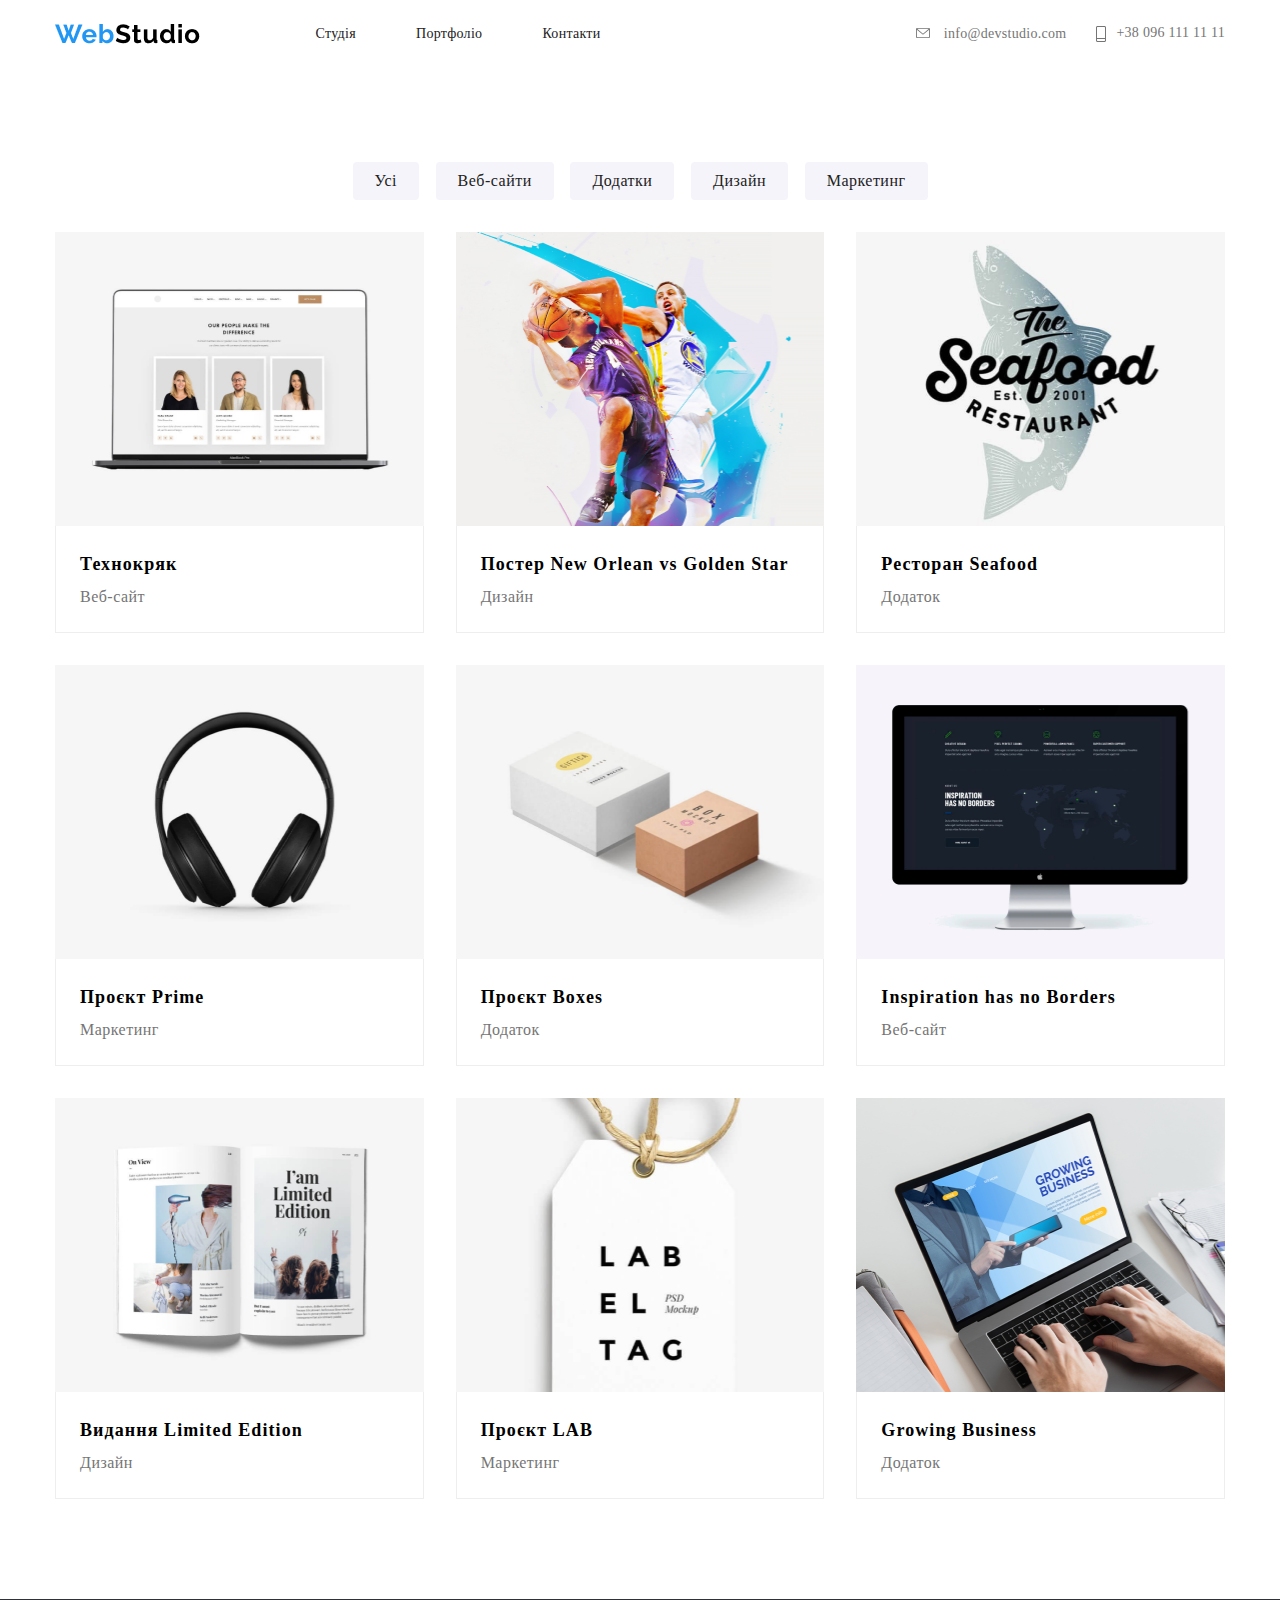
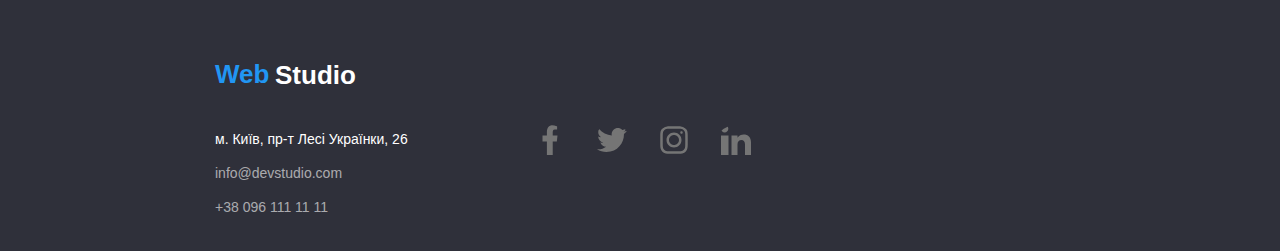
<file: portfolio.html>
<!DOCTYPE html>
<html lang="en">
<head>
    <meta charset="UTF-8">
    <meta name="viewport" content="width=device-width, initial-scale=1.0">
    <title>Portfolio</title>
    <link rel="stylesheet" href="style.css">
    <link rel="stylesheet" href="https://cdnjs.cloudflare.com/ajax/libs/modern-normalize/2.0.0/modern-normalize.min.css">
</head>
<body>
    <header>
        <section class="header__container">
            <img class="header__logo" src="./css/WebStudio.png" alt="logo">
            <div class="header__container--links">
                <a class="header__links" onclick="location.href='index.html'" href="#">Студія</a>
                <a class="header__links" onclick="location.href='portfolio.html'" href="#">Портфоліо</a>
                <a class="header__links" href="#">Контакти</a>
            </div>
            <div class="header__container--social">
                <div class="header__container--social--content">
                    <a class="header__social--gmail" href="#">
                        <svg class="header__social--svg" width="14" height="10" viewBox="0 0 14 10" fill="none" xmlns="http://www.w3.org/2000/svg">
                            <path d="M12.6875 0H1.31251C0.588747 0 0 0.560711 0 1.25001V8.74999C0 9.43929 0.588747 10 1.31251 10H12.6875C13.4113 10 14 9.43929 14 8.74999V1.25001C14 0.560711 13.4113 0 12.6875 0ZM12.6875 0.833329C12.7469 0.833329 12.8035 0.845074 12.8552 0.865586L7 5.69865L1.14479 0.865586C1.19649 0.845102 1.25304 0.833329 1.31248 0.833329H12.6875ZM12.6875 9.16664H1.31251C1.07112 9.16664 0.874996 8.97989 0.874996 8.74997V1.74601L6.71331 6.56493C6.79578 6.63287 6.89789 6.66666 7 6.66666C7.10211 6.66666 7.20422 6.6329 7.28669 6.56493L13.125 1.74601V8.74999C13.125 8.97989 12.9289 9.16664 12.6875 9.16664Z" fill="#757575"/>
                        </svg>
                        info@devstudio.com
                    </a>
                </div>
                <div class="header__container--social--content">
                    <a class="header__social--phone" href="#">
                        <svg class="header__social--svg" width="10" height="16" viewBox="0 0 10 16" fill="none" xmlns="http://www.w3.org/2000/svg">
                            <path d="M8.5 0H1.5C0.672848 0 0 0.672848 0 1.5V14.5C0 15.3272 0.672848 16 1.5 16H8.5C9.32715 16 10 15.3272 10 14.5V1.5C10 0.672848 9.32715 0 8.5 0ZM1.5 1H8.5C8.77588 1 9 1.22412 9 1.5V12H1V1.5C1 1.22412 1.22412 1 1.5 1ZM8.5 15H1.5C1.22412 15 1 14.7759 1 14.5V13H9V14.5C9 14.7759 8.77588 15 8.5 15Z" fill="#757575"/>
                        </svg>
                        +38 096 111 11 11
                    </a>
                </div>
            </div>
        </section>
    </header>

    <main>
        <section class="portfolio">
                <a class="portfolio__link" href="#">Усі</a>
                <a class="portfolio__link" href="#">Веб-сайти</a>
                <a class="portfolio__link" href="#">Додатки</a>
                <a class="portfolio__link" href="#">Дизайн</a>
                <a class="portfolio__link" href="#">Маркетинг</a>
        </section>
        <section class="cards">
            <div class="cards__container">
                <div class="cards__img--1">
                    <div class="cards__overlay">
                        <p class="cards__overlay--text">
                            Ресурс пропонує комплексні пропозиції з різним рівнем функціоналу та сервісів. 
                            Все це дозволить відвідувачу отримати вичерпні відомості про компанію чи приватну особу.
                        </p>
                    </div>
                </div>
                <div class="cards__text--container">
                    <h4 class="cards__title">Технокряк</h4>
                    <span class="cards__text">Веб-сайт</span>
                </div>
            </div>
            <div class="cards__container">
                <div class="cards__img--2">
                    <div class="cards__overlay">
                        <p class="cards__overlay--text">
                            Ресурс пропонує комплексні пропозиції з різним рівнем функціоналу та сервісів. 
                            Все це дозволить відвідувачу отримати вичерпні відомості про компанію чи приватну особу.
                        </p>
                    </div>
                </div>
                <div class="cards__text--container">
                    <h4 class="cards__title">Постер New Orlean vs Golden Star</h4>
                    <span class="cards__text">Дизайн</span>
                </div>
            </div>
            <div class="cards__container">
                <div class="cards__img--3">
                    <div class="cards__overlay">
                        <p class="cards__overlay--text">
                            Ресурс пропонує комплексні пропозиції з різним рівнем функціоналу та сервісів. 
                            Все це дозволить відвідувачу отримати вичерпні відомості про компанію чи приватну особу.
                        </p>
                    </div>
                </div>
                <div class="cards__text--container">
                    <h4 class="cards__title">Ресторан Seafood</h4>
                    <span class="cards__text">Додаток</span>
                </div>
            </div>
            <div class="cards__container">
                <div class="cards__img--4">
                    <div class="cards__overlay">
                        <p class="cards__overlay--text">
                            Ресурс пропонує комплексні пропозиції з різним рівнем функціоналу та сервісів. 
                            Все це дозволить відвідувачу отримати вичерпні відомості про компанію чи приватну особу.
                        </p>
                    </div>
                </div>
                <div class="cards__text--container">
                    <h4 class="cards__title">Проєкт Prime</h4>
                    <span class="cards__text">Маркетинг</span>
                </div>
            </div>
            <div class="cards__container">
                <div class="cards__img--5">
                    <div class="cards__overlay">
                        <p class="cards__overlay--text">
                            Ресурс пропонує комплексні пропозиції з різним рівнем функціоналу та сервісів. 
                            Все це дозволить відвідувачу отримати вичерпні відомості про компанію чи приватну особу.
                        </p>
                    </div>
                </div>                <div class="cards__text--container">
                    <h4 class="cards__title">Проєкт Boxes</h4>
                    <span class="cards__text">Додаток</span>
                </div>
            </div>
            <div class="cards__container">
                <div class="cards__img--6">
                    <div class="cards__overlay">
                        <p class="cards__overlay--text">
                            Ресурс пропонує комплексні пропозиції з різним рівнем функціоналу та сервісів. 
                            Все це дозволить відвідувачу отримати вичерпні відомості про компанію чи приватну особу.
                        </p>
                    </div>
                </div>                <div class="cards__text--container">
                    <h4 class="cards__title">Inspiration has no Borders</h4>
                    <span class="cards__text">Веб-сайт</span>
                </div>
            </div>
            <div class="cards__container">
                <div class="cards__img--7">
                    <div class="cards__overlay">
                        <p class="cards__overlay--text">
                            Ресурс пропонує комплексні пропозиції з різним рівнем функціоналу та сервісів. 
                            Все це дозволить відвідувачу отримати вичерпні відомості про компанію чи приватну особу.
                        </p>
                    </div>
                </div>                <div class="cards__text--container">
                    <h4 class="cards__title">Видання Limited Edition</h4>
                    <span class="cards__text">Дизайн</span>
                </div>
            </div>
            <div class="cards__container">
                <div class="cards__img--8">
                    <div class="cards__overlay">
                        <p class="cards__overlay--text">
                            Ресурс пропонує комплексні пропозиції з різним рівнем функціоналу та сервісів. 
                            Все це дозволить відвідувачу отримати вичерпні відомості про компанію чи приватну особу.
                        </p>
                    </div>
                </div>                <div class="cards__text--container">
                    <h4 class="cards__title">Проєкт LAB</h4>
                    <span class="cards__text">Маркетинг</span>
                </div>
            </div>
            <div class="cards__container">
                <div class="cards__img--9">
                    <div class="cards__overlay">
                        <p class="cards__overlay--text">
                            Ресурс пропонує комплексні пропозиції з різним рівнем функціоналу та сервісів. 
                            Все це дозволить відвідувачу отримати вичерпні відомості про компанію чи приватну особу.
                        </p>
                    </div>
                </div>                <div class="cards__text--container">
                    <h4 class="cards__title">Growing Business</h4>
                    <span class="cards__text">Додаток</span>
                </div>
            </div>
        </section>
    </main>
    <footer class="footer">
        <div class="footer-logo"><div class="blue">Web</div><div class="white">Studio</div></div>
        <br>
        <div class="footer-adress">м. Київ, пр-т Лесі Українки, 26</div>
        <div class="footer-email">info@devstudio.com</div>
        <div class="footer-tel">+38 096 111 11 11</div>
        <br>
        <div class="footer-social">
            <svg class="link">
                <use height="30" class="linksvg" href="./symbol-defs.svg#icon-facebook"></use>
            </svg>
            <svg class="link">
                <use height="30" class="linksvg" href="./symbol-defs.svg#icon-twitter"></use>
            </svg>
            <svg class="link">
                <use height="30" class="linksvg" href="./symbol-defs.svg#icon-instagram"></use>
            </svg>
            <svg class="link">
                <use height="30" class="linksvg" href="./symbol-defs.svg#icon-linkedin"></use>
            </svg>
        </div>
        <br>
    </footer>
</body>
</html>
</file>
<file: style.css>
@media (max-width: 1100px) {
  .header__container--links {
    margin-right: 0 !important;
  }
  .header__container--social {
    flex-direction: column;
  }
  .header__container--social .header__container--social--content .header__social--gmail {
    margin-right: 0 !important;
  }
}
* {
  border: none;
  list-style-type: none;
  text-decoration: none;
  padding: 0;
  margin: 0;
  scroll-behavior: smooth;
}

header {
  padding: 0 20px;
}
header .header__container {
  width: 100%;
  max-width: 1170px;
  margin: 0 auto;
  display: flex;
  flex-direction: row;
  align-items: center;
  justify-content: space-between;
}
header .header__container .header__logo {
  padding: 24px 0;
}
header .header__container .header__container--links {
  width: 100%;
  max-width: 285px;
  display: flex;
  justify-content: space-between;
  align-items: center;
  margin-right: 200px;
}
header .header__container .header__container--links .header__links {
  font-family: Roboto;
  font-size: 14px;
  font-weight: 500;
  line-height: 16.41px;
  letter-spacing: 0.02em;
  text-align: left;
  color: #212121;
  padding: 24px 0 20px 0;
  border-bottom: 4px solid transparent;
  transition: color 0.3s ease, border-color 0.3s ease;
}
header .header__container .header__container--links .header__links:hover {
  color: #2196F3;
  border-bottom-color: #2196F3;
  border-radius: 2px;
}
header .header__container .header__container--social {
  display: flex;
}
header .header__container .header__container--social .header__container--social--content .header__social--gmail {
  font-family: Roboto;
  font-size: 14px;
  font-weight: 500;
  line-height: 16.41px;
  letter-spacing: 0.02em;
  text-align: left;
  color: #757575;
  margin-right: 30px;
}
header .header__container .header__container--social .header__container--social--content .header__social--gmail:hover path {
  color: #2196F3;
  fill: #2196F3;
}
header .header__container .header__container--social .header__container--social--content .header__social--gmail:hover {
  color: #2196F3;
}
header .header__container .header__container--social .header__container--social--content .header__social--gmail .header__social--svg {
  margin-right: 10px;
}
header .header__container .header__container--social .header__container--social--content .header__social--phone {
  font-family: Roboto;
  font-size: 14px;
  font-weight: 500;
  line-height: 16.41px;
  letter-spacing: 0.02em;
  text-align: left;
  color: #757575;
  display: flex;
  align-items: center;
}
header .header__container .header__container--social .header__container--social--content .header__social--phone:hover path {
  color: #2196F3;
  fill: #2196F3;
}
header .header__container .header__container--social .header__container--social--content .header__social--phone:hover {
  color: #2196F3;
}
header .header__container .header__container--social .header__container--social--content .header__social--phone .header__social--svg {
  margin-right: 10px;
}

main .aboutUS {
  width: 100%;
  max-width: 1170px;
  margin: 0 auto;
  display: grid;
  grid-template-columns: 1fr 1fr 1fr 1fr;
  grid-template-rows: 1fr;
}
main .aboutUS .aboutUS__container {
  width: 100%;
  max-width: 270px;
  margin: 0 auto;
}
main .aboutUS .aboutUS__container .aboutUS__svg {
  background-color: #F5F4FA;
  display: flex;
  justify-content: center;
}
main .aboutUS .aboutUS__container .aboutUS__svg .svg {
  padding: 25px 0;
}
main .aboutUS .aboutUS__container .aboutUS__title {
  font-family: Roboto;
  font-size: 14px;
  font-weight: 700;
  line-height: 16.41px;
  letter-spacing: 0.03em;
  text-align: left;
  color: #212121;
  margin-top: 30px;
  margin-bottom: 10px;
}
main .aboutUS .aboutUS__container .aboutUS__text {
  font-family: Roboto;
  font-size: 14px;
  font-weight: 400;
  line-height: 24px;
  letter-spacing: 0.03em;
  text-align: left;
  color: #757575;
}

.banner {
  background: url("./css/banner.png") no-repeat center center;
  position: relative;
  background-size: cover;
  display: flex;
  align-items: center;
  justify-content: center;
  text-align: center;
}
.banner .banner__blackout {
  position: absolute;
  top: 0;
  left: 0;
  width: 100%;
  height: 100%;
  background: rgba(47, 48, 58, 0.4);
  z-index: 1;
}
.banner .banner__container {
  position: relative;
  z-index: 2;
}
.banner .banner__container .banner__title {
  font-family: Roboto;
  font-size: 44px;
  font-weight: 900;
  line-height: 60px;
  letter-spacing: 0.06em;
  text-align: center;
  color: #fff;
  width: 696px;
  margin-top: 200px;
}
.banner .banner__container .banner__button {
  font-family: Roboto;
  font-size: 16px;
  font-weight: 700;
  line-height: 30px;
  letter-spacing: 0.06em;
  text-align: center;
  color: #fff;
  background-color: #2196F3;
  border: none;
  cursor: pointer;
  padding: 10px 32px;
  border-radius: 4px;
  transition: background-color 0.3s;
  margin: 30px 0 200px 0;
}
.banner .banner__container .banner__button:hover {
  background-color: #125083;
}

.blue {
  color: #2196F3;
}

.main {
  display: flex;
  justify-content: center;
  align-items: center;
  background-image: url(./8.png);
  width: 1536px;
  height: 600px;
  top: 80px;
}

.title {
  color: #FFFFFF;
  font-size: 44px;
  font-weight: 900px;
  line-height: 60px;
  font-family: "Roboto", sans-serif;
  text-align: center;
}

.button {
  transition-property: background-color;
  transition-duration: 250ms;
  transition-timing-function: cubic-bezier(0.4, 0, 0.2, 1);
  transition-delay: 0;
  color: #FFFFFF;
  background-color: #2196F3;
  font-size: 16px;
  font-weight: 700;
  line-height: 45px;
  font-family: "Roboto", sans-serif;
  text-align: center;
  border-radius: 5px;
  justify-content: center;
  display: flex;
  width: 200px;
  height: 50px;
  margin-left: 330px;
}
.button:hover {
  background-color: rgb(29, 127, 208);
  transition-property: background-color;
  transition-duration: 250ms;
  transition-timing-function: cubic-bezier(0.4, 0, 0.2, 1);
  transition-delay: 0;
  cursor: pointer;
}

.box {
  display: flex;
  justify-content: space-between;
  align-items: center;
  background-color: aliceblue;
}

.title1 {
  color: #212121;
  font-size: 12px;
  font-weight: 700;
  line-height: 24px;
  margin-left: 30px;
  font-family: "Roboto", sans-serif;
}

.title2 {
  color: #757575;
  font-size: 14px;
  font-weight: 700;
  line-height: 24px;
  font-family: "Roboto", sans-serif;
  text-align: center;
}

.title3 {
  margin-top: 50px;
  color: #212121;
  font-size: 36px;
  font-weight: 700;
  line-height: 42px;
  font-family: "Roboto", sans-serif;
  text-align: center;
}

.title4 {
  margin-bottom: 80px ;
  color: #212121;
  font-size: 36px;
  font-weight: 700;
  line-height: 42px;
  font-family: "Roboto", sans-serif;
  text-align: center;
}

.imgs {
  display: flex;
  align-items: center;
  margin-left: 150px;
}

.img2 {
  height: 260px;
  width: 270px;
  margin-right: 30px;
}

.name {
  background-color: #FFFFFF;
  width: 270px;
  height: 428px;
  margin-right: 30px;
  box-shadow: 0px 1px 3px rgba(0, 0, 0, 0.12), 0px 1px 1px rgba(0, 0, 0, 0.14), 0px 2px 1px rgba(0, 0, 0, 0.2);
  border-radius: 5px;
}

.name1 {
  color: #212121;
  margin-top: 20px;
  font-size: 16px;
  font-weight: 500;
  line-height: 19px;
  font-family: "Roboto", sans-serif;
  text-align: center;
}

.name2 {
  color: #757575;
  margin-top: 10px ;
  font-size: 16px;
  font-weight: 400;
  line-height: 19px;
  font-family: "Roboto", sans-serif;
  text-align: center;
}

.imgdef {
  margin-right: 30px;
  border-radius: 5px;
  width: 270px;
  height: 120px;
}

.link {

  margin-top: 20px;
  transition-delay: 0;
  height: 44px;
  width: 44px;
  margin-left: 18px;
  border-radius: 50%;
  border-width: initial;
}
.link:hover {
  transition-property: color;
  transition-duration: 250ms;
  transition-timing-function: cubic-bezier(0.4, 0, 0.2, 1);
  transition-delay: 0;
  background-color: #2196F3;
  cursor: pointer;
}


button {
  transition-property: color;
  transition-duration: 250ms;
  transition-timing-function: cubic-bezier(0.4, 0, 0.2, 1);
  transition-delay: 0;
  border: none;
}

.clients {
  display: flex;
  align-items: center;
  width: 1490px; 
   color: gray;
}

.clientbox {
  display: flex;
  justify-content: space-evenly;
  align-items: center;
  border: 1px solid rgba(134, 134, 134, 0.349);

  margin-top: 20px;
  border-radius: 5px;
  margin-left: 70px;
  width: 170px;
  height: 92px;
  border-radius: 5px;
}

.linksvg {
  margin: 0 auto;
  fill: #757575;
  display: flex;

  
}

.clientsvg {
  display: flex;
  justify-content: center;
  align-items: center;
  width: 170px;
  height: 90px;
  fill: #757575;
  transition-property: fill;
  transition-duration: 250ms;
  transition-timing-function: cubic-bezier(0.4, 0, 0.2, 1);
  transition-delay: 0;
  transition: fill 0.3s cubic-bezier(0.4, 0, 0.2, 1);
}
.clientsvg:hover {
  transition-property: fill;
  transition-duration: 250ms;
  transition-timing-function: cubic-bezier(0.4, 0, 0.2, 1);
  transition-delay: 0;
  fill: #2196F3;
  cursor: pointer;
  border-radius: 5px;
}

.footer {
  background-color: #2F303A;
  height: 252px;
  width: 1490px;
  margin-top: 100px;
  margin-left: 0px;
  margin-right: 0px;
}

.footer-logo {
  color: #FFFFFF;
  font-size: 26px;
  font-weight: 700;
  line-height: 31px;
  font-family: "Raleway", sans-serif;
  text-align: left;
  margin-left: 215px;
  padding-top: 60px;
  padding-bottom: 20px;
}

.white {
  margin-left: 60px;
  margin-top: -30px;
}

.footer-adress {
  color: #FFFFFF;
  font-size: 14px;
  font-weight: 400;
  line-height: 24px;
  font-family: "Roboto", sans-serif;
  text-align: left;
  margin-left: 215px;
}

.footer-email {
  color: rgba(255, 255, 255, 0.6);
  font-size: 14px;
  font-weight: 400;
  line-height: 24px;
  font-family: "Roboto", sans-serif;
  text-align: left;
  margin-left: 215px;
  margin-top: 10px;
}

.footer-tel {
  color: rgba(255, 255, 255, 0.6);
  font-size: 14px;
  font-weight: 400;
  line-height: 24px;
  font-family: "Roboto", sans-serif;
  text-align: left;
  margin-left: 215px;
  margin-top: 10px;
}

.footer-social {
  display: flex;
  align-items: center;
  margin-left: 510px;
  margin-top: -130px;
  margin-bottom: 60px;
}

.back-drop {
  position: fixed;
  top: 0;
  left: 0;
  width: 100%;
  height: 100%;
  background-color: rgba(54, 54, 54, 0.5);
  opacity: 1;
  transition: opacity 500ms ease-in-out;
}

.modal {
  position: absolute;
  top: 50%;
  left: 50%;
  background-color: #FFFFFF;
  min-height: 100px;
  min-width: 150px;
  padding: 10px;
  transform: translate(-50%, -50%);
  box-shadow: 0 8px 16px 0 rgba(0, 0, 0, 0.2);
  border-radius: 5px;
}

.welcome {
  font-family: "Oswald", sans-serif;
  text-align: center;
  font-size: 20px;
  width: 700px;
  color: #212121;
  margin-bottom: 10px;
  margin-top: -20px;
}

.buttonn {
  font-family: "Oswald", sans-serif;
  text-align: right;
  font-size: 20px;
  color: #212121;
  margin-bottom: 10px;
  cursor: pointer;
}

.is-hidden {
  opacity: 0;
  pointer-events: none;
}

.inputt {
  font-family: "Oswald", sans-serif;
  font-size: 15px;
  color: #212121;
  margin-bottom: 10px;
  margin-left: 38px;
}

.input {
  font-family: "Oswald", sans-serif;
  font-size: 15px;
  color: rgba(33, 33, 33, 0.2);
  margin-bottom: 10px;
  border: 1px solid rgba(33, 33, 33, 0.2);
  border-radius: 5px;
  padding: 10px;
  margin-left: 38px;
}

.checkbox {
  font-family: "Oswald", sans-serif;
  font-size: 15px;
  color: #212121;
  margin-bottom: 10px;
  cursor: pointer;
}

.send {
  font-family: "Oswald", sans-serif;
  text-align: center;
  font-size: 20px;
  color: #FFFFFF;
  margin-bottom: 10px;
  background-color: #2196F3;
  border: 1px solid #2196F3;
  border-radius: 5px;
  padding: 10px;
  cursor: pointer;
  box-shadow: 0 8px 16px 0 rgba(0, 0, 0, 0.2);
  height: 50px;
  width: 200px;
  margin-left: 228px;
}

.close {
  font-family: "Oswald", sans-serif;
  text-align: center;
  border: 1px solid rgba(0, 0, 0, 0.1019607843);
  border-radius: 5px;
  background-color: #FFFFFF;
}

.imgtext {
  font-family: "Oswald", sans-serif;
  text-align: center;
  font-size: 15px;
  color: #FFFFFF;
  margin-bottom: 10px;
  margin-top: -70px;
  background-image: url(/css/bg.png);
  height: 70px;
  width: 370px;
  display: flex;
  justify-content: center;
  align-items: center;
  position: relative;
  z-index: 1;
}

.img {
  margin-right: 30px;
  position: relative;
  z-index: 0;
}

.filter {
  display: flex;
  justify-content: center;
}

.footer__container--therd{
margin-left: 190px;
}
.footer__container--therd--title{
  color: #FFFFFF;
  font-family: "Oswald", sans-serif;
}

.footer__container--therd--button {
  width: 100px;
  height: 30px;
  background-color: #2196F3;
  border-radius: 4px;
}

*{
  margin: 0;
  padding: 0;
  border: 0;
  font-size: 100%;
  font: inherit;
  vertical-align: baseline;
}

article, aside, details, figcaption, figure,
footer, header, hgroup, menu, nav, section {
  display: block;
}

body {
  line-height: 1;
}

ol, ul {
  list-style: none;
}

blockquote, q {
  quotes: none;
}

blockquote:before, blockquote:after,
q:before, q:after {
  content: "";
  content: none;
}

table {
  border-collapse: collapse;
  border-spacing: 0;
}

@media (max-width: 1200px) {
  .cards {
    grid-template-columns: 1fr 1fr !important;
    grid-template-rows: 1fr 1fr 1fr 1fr 1fr !important;
  }
  .cards .cards__container {
    max-width: 354px !important;
  }
}
@media (max-width: 725px) {
  .cards {
    grid-template-columns: 1fr !important;
    grid-template-rows: 1fr 1fr 1fr 1fr 1fr 1fr 1fr 1fr 1fr !important;
  }
  .cards .cards__container {
    max-width: 450px !important;
  }
  .cards .cards__container .cards__img--1 {
    background-image: url(./img-page2/adapive-img/portfolio-adaptive-1.png) !important;
  }
  .cards .cards__container .cards__img--2 {
    background-image: url(./img-page2/adapive-img/portfolio-adaptive-2.png) !important;
  }
  .cards .cards__container .cards__img--3 {
    background-image: url(./img-page2/adapive-img/portfolio-adaptive-3.png) !important;
  }
  .cards .cards__container .cards__img--4 {
    background-image: url(./img-page2/adapive-img/portfolio-adaptive-4.png) !important;
  }
  .cards .cards__container .cards__img--5 {
    background-image: url(./img-page2/adapive-img/portfolio-adaptive-5.png) !important;
  }
  .cards .cards__container .cards__img--6 {
    background-image: url(./img-page2/adapive-img/portfolio-adaptive-6.png) !important;
  }
  .cards .cards__container .cards__img--7 {
    background-image: url(./img-page2/adapive-img/portfolio-adaptive-7.png) !important;
  }
  .cards .cards__container .cards__img--8 {
    background-image: url(./img-page2/adapive-img/portfolio-adaptive-8.png) !important;
  }
  .cards .cards__container .cards__img--9 {
    background-image: url(./img-page2/adapive-img/portfolio-adaptive-9.png) !important;
  }
}
@media (max-width: 580px) {
  .portfolio {
    max-width: 326px !important;
    flex-wrap: wrap;
    justify-content: flex-start !important;
    padding-left: 15px;
    gap: 15px;
    margin: 0 !important;
    padding-top: 60px;
  }
}
.portfolio {
  width: 100%;
  max-width: 575px;
  margin: 0 auto;
  display: flex;
  justify-content: space-between;
  margin-top: 94px;
}
.portfolio .portfolio__link {
  font-family: Roboto;
  font-size: 16px;
  font-weight: 500;
  line-height: 26px;
  letter-spacing: 0.03em;
  text-align: center;
  color: #212121;
  background-color: #F5F4FA;
  padding: 6px 22px;
  border-radius: 4px;
  text-decoration: none;
  transition: background-color 0.3s;
}
.portfolio .portfolio__link:hover {
  background-color: #2196F3;
  color: #fff;
}

.cards {
  width: 100%;
  max-width: 1170px;
  margin: 0 auto;
  display: grid;
  grid-template-columns: 1fr 1fr 1fr;
  grid-template-rows: 1fr 1fr 1fr;
  margin-top: 32px;
  margin-bottom: 94px;
  gap: 32px;
}
@keyframes showUp {
  0% {
    transform: translateY(100);
  }
  100% {
    transform: translateY(0);
  }
}
.cards .cards__container {
  width: 100%;
  max-width: 370px;
  margin: 0 auto;
}
.cards .cards__container:hover .cards__overlay {
  animation: showUp 1500ms ease-in-out forwards;
}
.cards .cards__container .cards__img--1 {
  position: relative;
  background-image: url(./img-page2/portfolio-1.png);
  background-repeat: no-repeat;
  height: 294px;
  overflow: hidden;
}
.cards .cards__container .cards__img--1 .cards__overlay {
  position: absolute;
  top: 0;
  left: 0;
  width: 100%;
  height: 100%;
  transform: translateY(100%);
  transition: transform 1500ms ease-in-out;
  background-color: rgba(33, 150, 243, 0.8980392157);
}
.cards .cards__container .cards__img--1 .cards__overlay .cards__overlay--text {
  font-family: Roboto;
  font-size: 18px;
  font-weight: 400;
  line-height: 28px;
  letter-spacing: 0.03em;
  text-align: left;
  color: #ffffff;
  width: 322px;
  padding: 63px 24px;
}
.cards .cards__container .cards__img--2 {
  position: relative;
  background-image: url(./img-page2/portfolio-2.png);
  background-repeat: no-repeat;
  height: 294px;
  overflow: hidden;
}
.cards .cards__container .cards__img--2 .cards__overlay {
  position: absolute;
  top: 0;
  left: 0;
  width: 100%;
  height: 100%;
  transform: translateY(100%);
  transition: transform 1500ms ease-in-out;
  background-color: rgba(33, 150, 243, 0.8980392157);
}
.cards .cards__container .cards__img--2 .cards__overlay .cards__overlay--text {
  font-family: Roboto;
  font-size: 18px;
  font-weight: 400;
  line-height: 28px;
  letter-spacing: 0.03em;
  text-align: left;
  color: #ffffff;
  width: 322px;
  padding: 63px 24px;
}
.cards .cards__container .cards__img--3 {
  position: relative;
  background-image: url(./img-page2/portfolio-3.png);
  background-repeat: no-repeat;
  height: 294px;
  overflow: hidden;
}
.cards .cards__container .cards__img--3 .cards__overlay {
  position: absolute;
  top: 0;
  left: 0;
  width: 100%;
  height: 100%;
  transform: translateY(100%);
  transition: transform 1500ms ease-in-out;
  background-color: rgba(33, 150, 243, 0.8980392157);
}
.cards .cards__container .cards__img--3 .cards__overlay .cards__overlay--text {
  font-family: Roboto;
  font-size: 18px;
  font-weight: 400;
  line-height: 28px;
  letter-spacing: 0.03em;
  text-align: left;
  color: #ffffff;
  width: 322px;
  padding: 63px 24px;
}
.cards .cards__container .cards__img--4 {
  position: relative;
  background-image: url(./img-page2/portfolio-4.png);
  background-repeat: no-repeat;
  height: 294px;
  overflow: hidden;
}
.cards .cards__container .cards__img--4 .cards__overlay {
  position: absolute;
  top: 0;
  left: 0;
  width: 100%;
  height: 100%;
  transform: translateY(100%);
  transition: transform 1500ms ease-in-out;
  background-color: rgba(33, 150, 243, 0.8980392157);
}
.cards .cards__container .cards__img--4 .cards__overlay .cards__overlay--text {
  font-family: Roboto;
  font-size: 18px;
  font-weight: 400;
  line-height: 28px;
  letter-spacing: 0.03em;
  text-align: left;
  color: #ffffff;
  width: 322px;
  padding: 63px 24px;
}
.cards .cards__container .cards__img--5 {
  position: relative;
  background-image: url(./img-page2/portfolio-5.png);
  background-repeat: no-repeat;
  height: 294px;
  overflow: hidden;
}
.cards .cards__container .cards__img--5 .cards__overlay {
  position: absolute;
  top: 0;
  left: 0;
  width: 100%;
  height: 100%;
  transform: translateY(100%);
  transition: transform 1500ms ease-in-out;
  background-color: rgba(33, 150, 243, 0.8980392157);
}
.cards .cards__container .cards__img--5 .cards__overlay .cards__overlay--text {
  font-family: Roboto;
  font-size: 18px;
  font-weight: 400;
  line-height: 28px;
  letter-spacing: 0.03em;
  text-align: left;
  color: #ffffff;
  width: 322px;
  padding: 63px 24px;
}
.cards .cards__container .cards__img--6 {
  position: relative;
  background-image: url(./img-page2/portfolio-6.png);
  background-repeat: no-repeat;
  height: 294px;
  overflow: hidden;
}
.cards .cards__container .cards__img--6 .cards__overlay {
  position: absolute;
  top: 0;
  left: 0;
  width: 100%;
  height: 100%;
  transform: translateY(100%);
  transition: transform 1500ms ease-in-out;
  background-color: rgba(33, 150, 243, 0.8980392157);
}
.cards .cards__container .cards__img--6 .cards__overlay .cards__overlay--text {
  font-family: Roboto;
  font-size: 18px;
  font-weight: 400;
  line-height: 28px;
  letter-spacing: 0.03em;
  text-align: left;
  color: #ffffff;
  width: 322px;
  padding: 63px 24px;
}
.cards .cards__container .cards__img--7 {
  position: relative;
  background-image: url(./img-page2/portfolio-7.png);
  background-repeat: no-repeat;
  height: 294px;
  overflow: hidden;
}
.cards .cards__container .cards__img--7 .cards__overlay {
  position: absolute;
  top: 0;
  left: 0;
  width: 100%;
  height: 100%;
  transform: translateY(100%);
  transition: transform 1500ms ease-in-out;
  background-color: rgba(33, 150, 243, 0.8980392157);
}
.cards .cards__container .cards__img--7 .cards__overlay .cards__overlay--text {
  font-family: Roboto;
  font-size: 18px;
  font-weight: 400;
  line-height: 28px;
  letter-spacing: 0.03em;
  text-align: left;
  color: #ffffff;
  width: 322px;
  padding: 63px 24px;
}
.cards .cards__container .cards__img--8 {
  position: relative;
  background-image: url(./img-page2/portfolio-8.png);
  background-repeat: no-repeat;
  height: 294px;
  overflow: hidden;
}
.cards .cards__container .cards__img--8 .cards__overlay {
  position: absolute;
  top: 0;
  left: 0;
  width: 100%;
  height: 100%;
  transform: translateY(100%);
  transition: transform 1500ms ease-in-out;
  background-color: rgba(33, 150, 243, 0.8980392157);
}
.cards .cards__container .cards__img--8 .cards__overlay .cards__overlay--text {
  font-family: Roboto;
  font-size: 18px;
  font-weight: 400;
  line-height: 28px;
  letter-spacing: 0.03em;
  text-align: left;
  color: #ffffff;
  width: 322px;
  padding: 63px 24px;
}
.cards .cards__container .cards__img--9 {
  position: relative;
  background-image: url(./img-page2/portfolio-9.png);
  background-repeat: no-repeat;
  height: 294px;
  overflow: hidden;
}
.cards .cards__container .cards__img--9 .cards__overlay {
  position: absolute;
  top: 0;
  left: 0;
  width: 100%;
  height: 100%;
  transform: translateY(100%);
  transition: transform 1500ms ease-in-out;
  background-color: rgba(33, 150, 243, 0.8980392157);
}
.cards .cards__container .cards__img--9 .cards__overlay .cards__overlay--text {
  font-family: Roboto;
  font-size: 18px;
  font-weight: 400;
  line-height: 28px;
  letter-spacing: 0.03em;
  text-align: left;
  color: #ffffff;
  width: 322px;
  padding: 63px 24px;
}
.cards .cards__container .cards__text--container {
  padding: 20px 0 20px 24px;
  border-style: solid;
  border-width: 0 1px 1px 1px;
  border-color: #EEEEEE;
}
.cards .cards__container .cards__text--container .cards__title {
  font-family: Roboto;
  font-size: 18px;
  font-weight: 700;
  line-height: 36px;
  letter-spacing: 0.06em;
  text-align: left;
}
.cards .cards__container .cards__text--container .cards__text {
  font-family: Roboto;
  font-size: 16px;
  font-weight: 400;
  line-height: 30px;
  letter-spacing: 0.03em;
  text-align: left;
  color: #757575;
}
</file>
